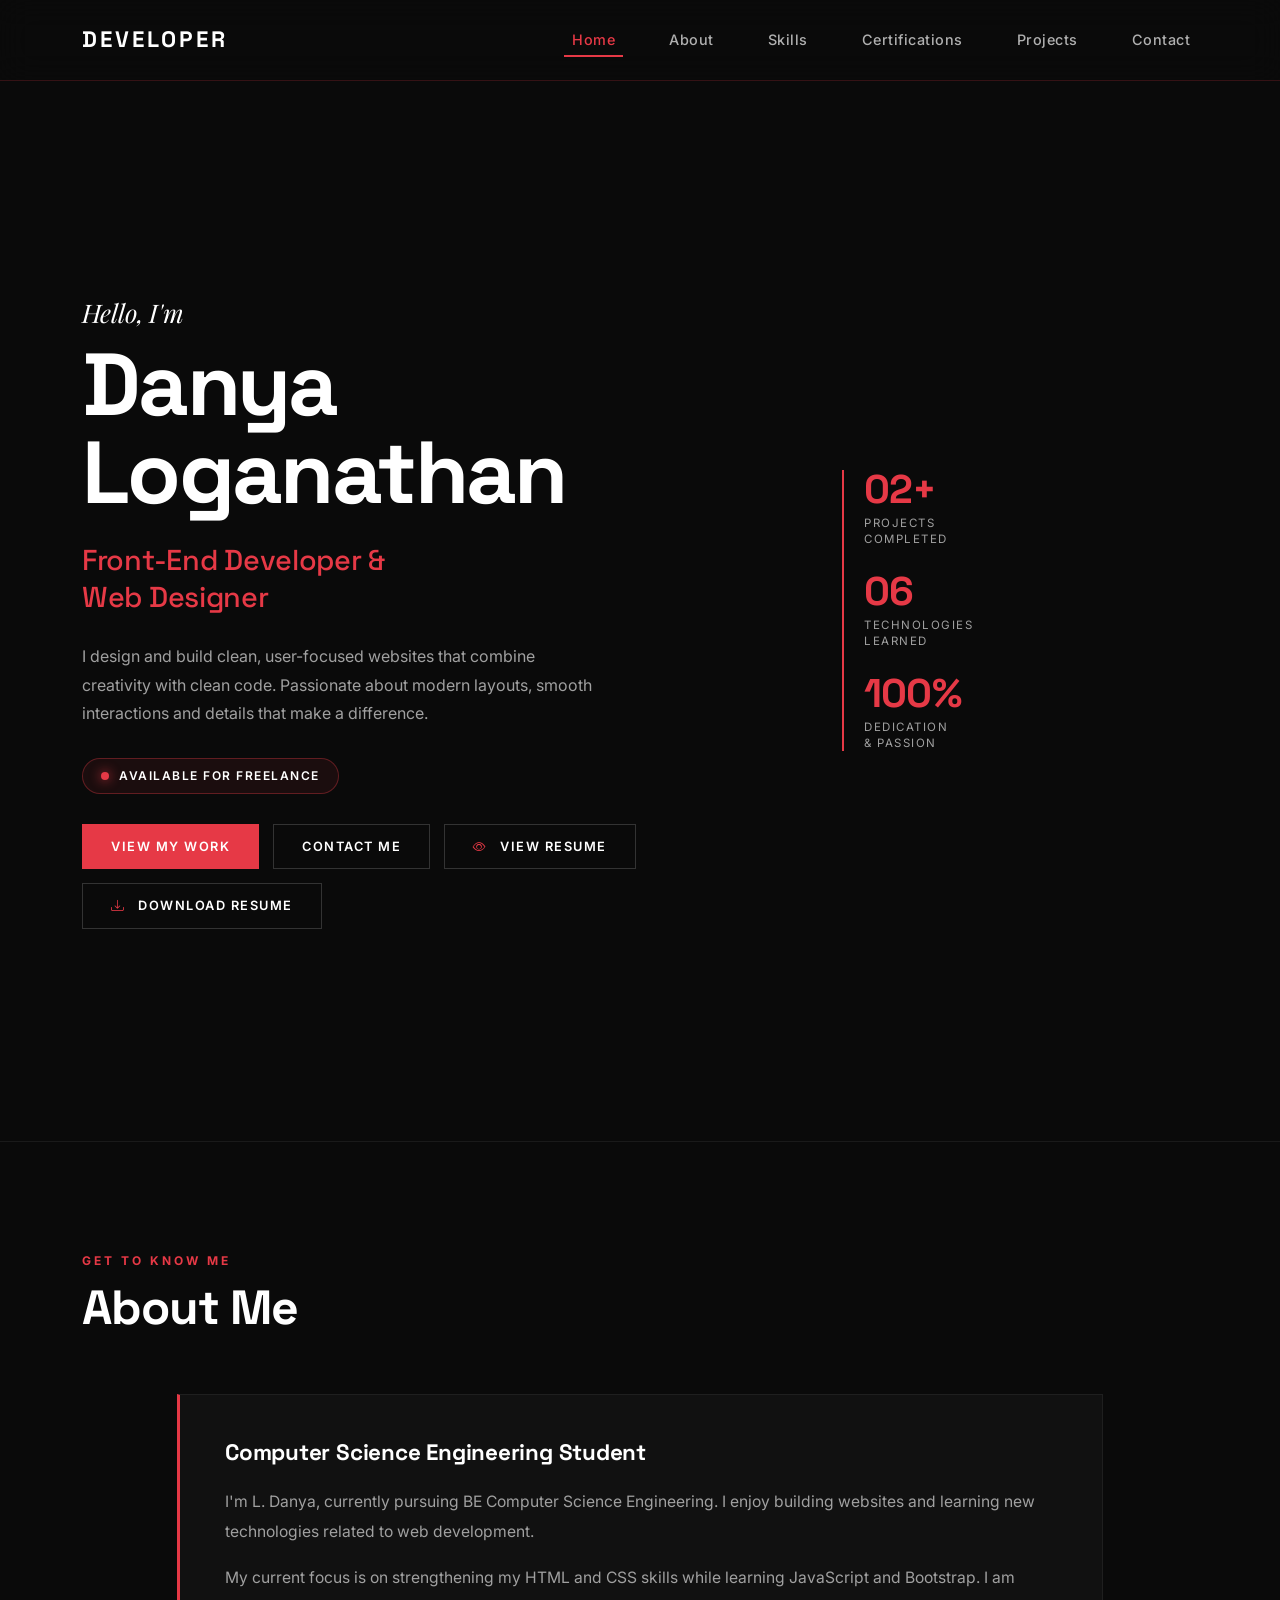
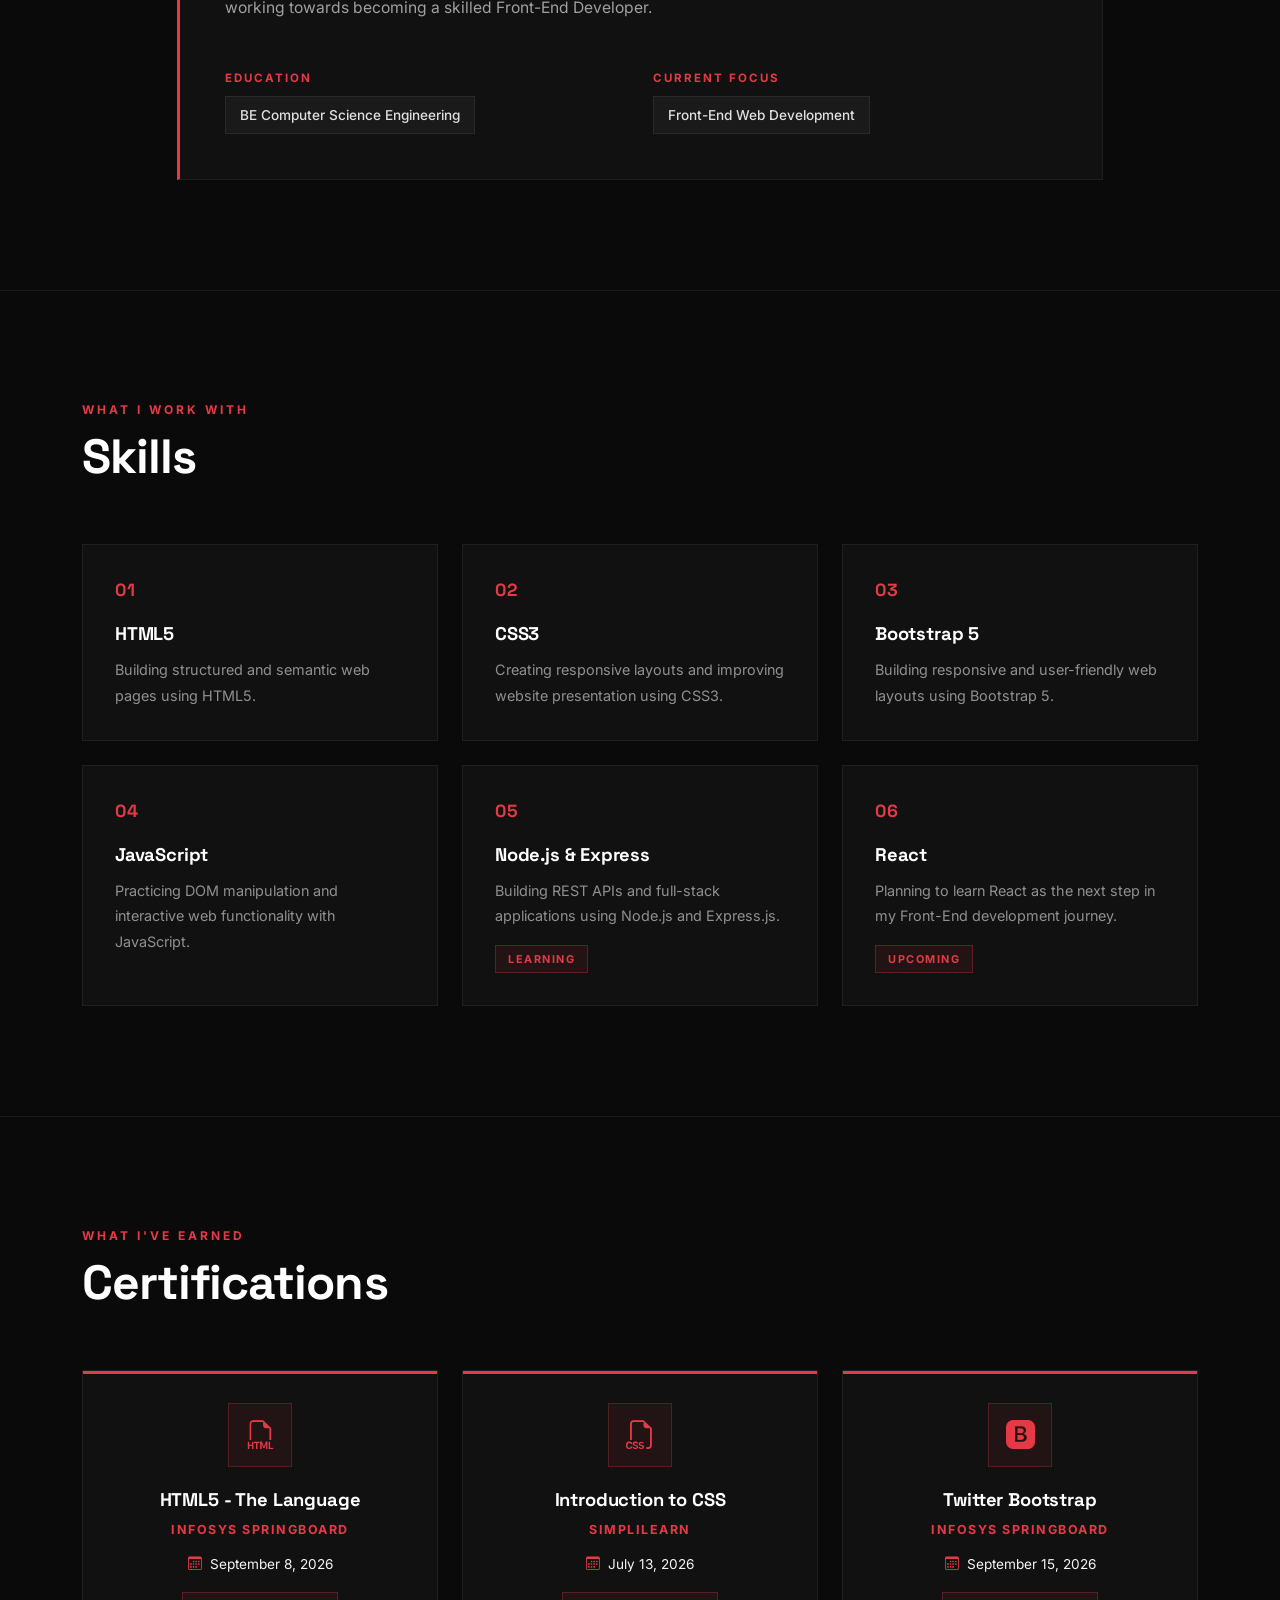
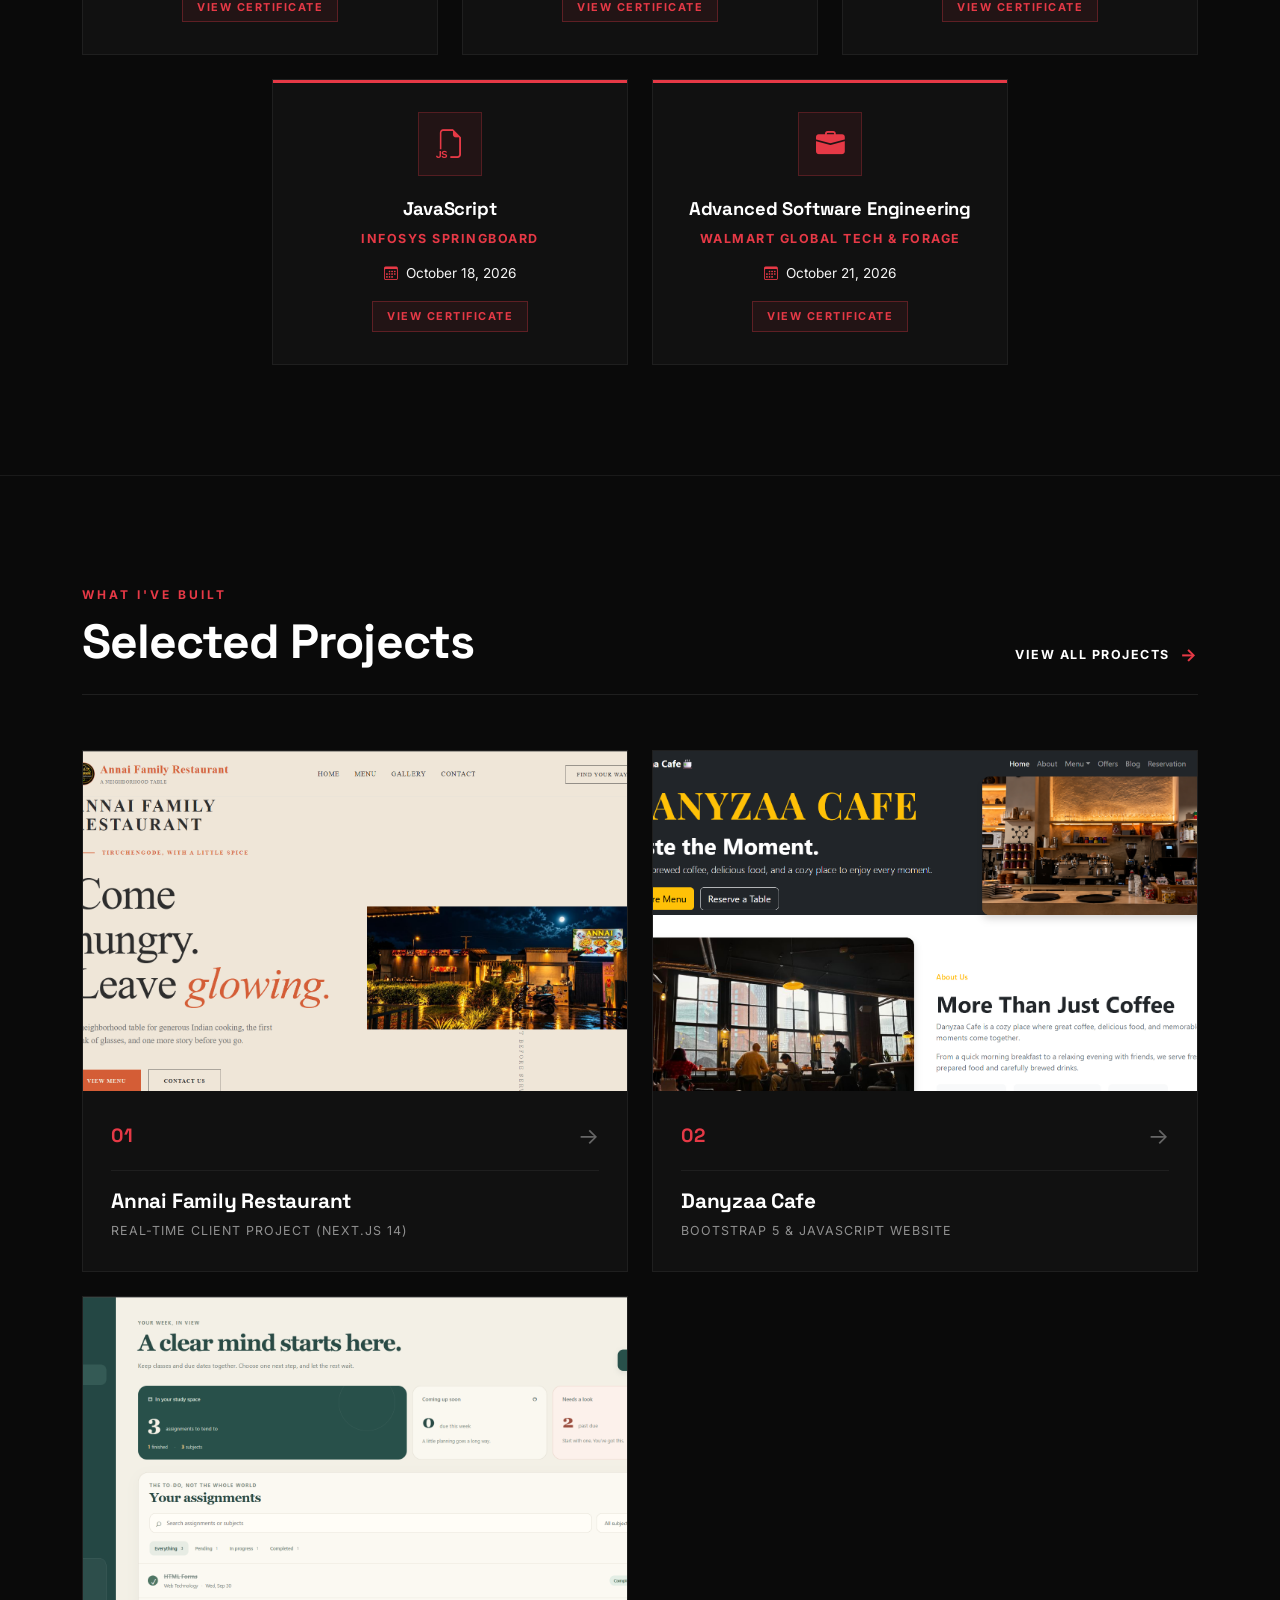
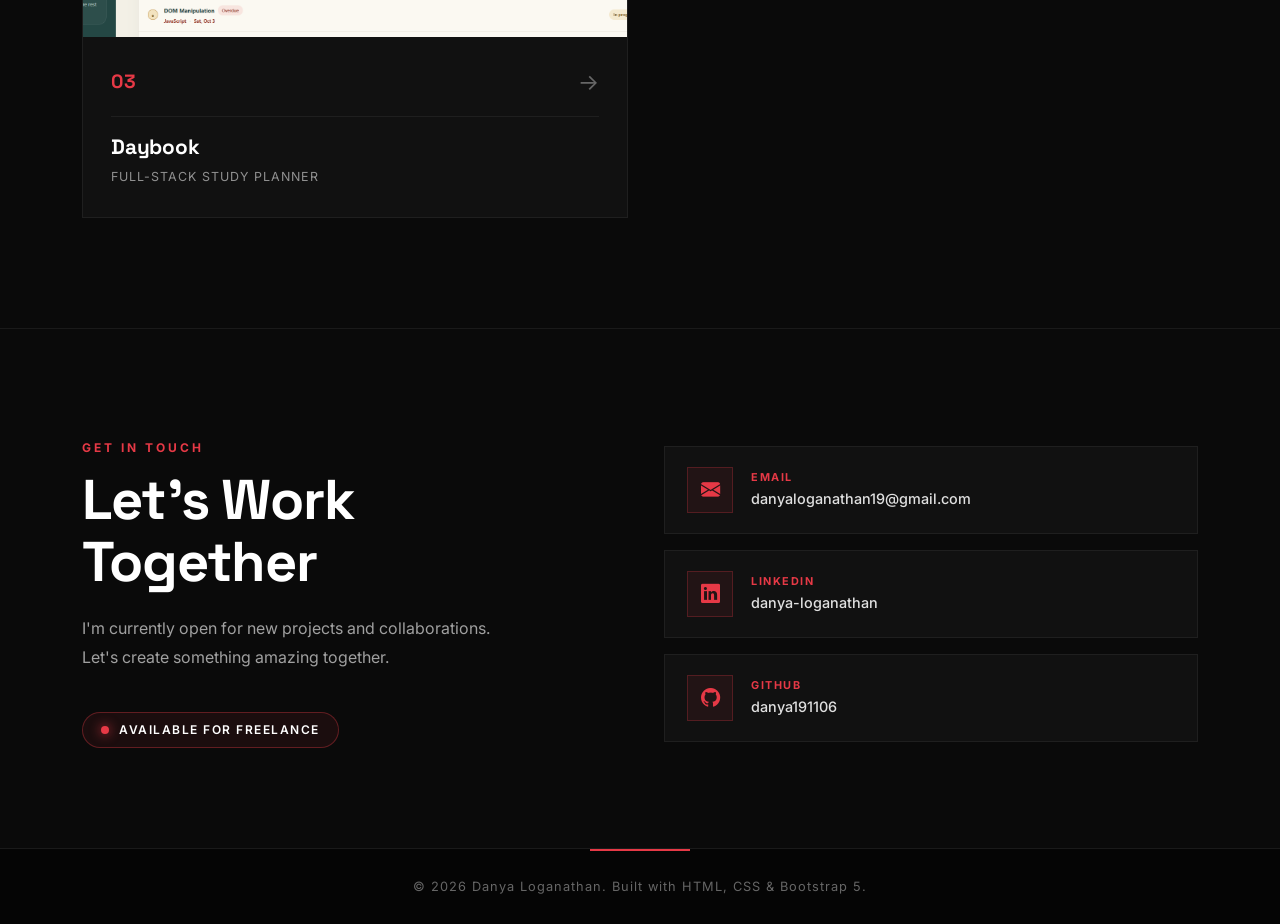
<file: index.html>
<!DOCTYPE html>
<html lang="en">
<head>
    <meta charset="UTF-8">
    <meta name="viewport" content="width=device-width, initial-scale=1.0">

    <!-- Bootstrap 5 CSS -->
    <link
        href="https://cdn.jsdelivr.net/npm/bootstrap@5.3.8/dist/css/bootstrap.min.css"
        rel="stylesheet"
    >

    <!-- Bootstrap Icons -->
    <link
        rel="stylesheet"
        href="https://cdn.jsdelivr.net/npm/bootstrap-icons@1.11.3/font/bootstrap-icons.min.css"
    >

    <!-- Google Fonts -->
    <link rel="preconnect" href="https://fonts.googleapis.com">
    <link rel="preconnect" href="https://fonts.gstatic.com" crossorigin>
    <link href="https://fonts.googleapis.com/css2?family=Inter:wght@400;500;600;700;800;900&family=Playfair+Display:ital,wght@1,600&family=Space+Grotesk:wght@500;600;700&display=swap" rel="stylesheet">

    <link rel="stylesheet" href="style.css">

    <title>Danya Loganathan | Front-End Developer</title>
</head>

<body>

<!-- =========================
     NAVBAR
========================= -->

<header>
    <nav class="navbar navbar-expand-lg navbar-dark custom-navbar sticky-top">
        <div class="container">

            <a class="navbar-brand logo" href="#home">
            DEVELOPER
            </a>

            <button
                class="navbar-toggler"
                type="button"
                data-bs-toggle="collapse"
                data-bs-target="#portfolioNavbar"
                aria-controls="portfolioNavbar"
                aria-expanded="false"
                aria-label="Toggle navigation"
            >
                <span class="navbar-toggler-icon"></span>
            </button>

            <div class="collapse navbar-collapse" id="portfolioNavbar">

                <ul class="navbar-nav ms-auto gap-lg-3 text-center">

                    <li class="nav-item">
                        <a class="nav-link active" href="#home">Home</a>
                    </li>

                  </li>

                    <li class="nav-item">
                        <a class="nav-link" href="#about">About</a>
                    </li>

                    <li class="nav-item">
                        <a class="nav-link" href="#skills">Skills</a>
                    </li>

                    <li class="nav-item">
                        <a class="nav-link" href="#certifications">Certifications</a>
                    </li>

                    <li class="nav-item">
                        <a class="nav-link" href="#projects">Projects</a>
                    </li>

                    <li class="nav-item">
                        <a class="nav-link" href="#contact">Contact</a>
                    </li>

                </ul>

            </div>

        </div>
    </nav>
</header>


<main>

<!-- =========================
     HOME / HERO
========================= -->

<section id="home" class="home-section">

    <div class="container position-relative">

        <div class="row align-items-center min-vh-100 py-5">

            <div class="col-12 col-lg-8">

                <p class="hero-greeting">
                    Hello, I'm
                </p>

                <h1 class="hero-name">
                    Danya<br>
                    Loganathan
                </h1>

                <h2 class="hero-role">
                    Front-End Developer &amp;<br>
                    Web Designer
                </h2>

                <p class="hero-text">
                    I design and build clean, user-focused websites that
                    combine creativity with clean code. Passionate about
                    modern layouts, smooth interactions and details that
                    make a difference.
                </p>

                <div class="hero-badge">
                    <span class="badge-dot"></span>
                    Available for Freelance
                </div>

                <div class="hero-buttons">
                    <a href="#projects" class="btn primary-btn">
                        View My Work
                    </a>

                    <a href="#contact" class="btn secondary-btn">
                        Contact Me
                    </a>

                    <a href="https://drive.google.com/file/d/1lhDlQ3o4pr1T0cpTJAG1LWlVZHupUrLv/preview" 
       target="_blank" 
       rel="noopener" 
       class="btn secondary-btn">
       <i class="bi bi-eye me-2"></i> View Resume
    </a>

    <a href="https://drive.google.com/uc?export=download&id=1lhDlQ3o4pr1T0cpTJAG1LWlVZHupUrLv" 
       class="btn secondary-btn">
       <i class="bi bi-download me-2"></i> Download Resume
    </a>
                    
                </div>

            </div>


            <!-- Stats Column -->
            <div class="col-12 col-lg-4">

                <div class="hero-stats">

                    <div class="stat-item">
                        <div class="stat-number">02+</div>
                        <div class="stat-label">Projects<br>Completed</div>
                    </div>

                    <div class="stat-item">
                        <div class="stat-number">06</div>
                        <div class="stat-label">Technologies<br>Learned</div>
                    </div>

                    <div class="stat-item">
                        <div class="stat-number">100%</div>
                        <div class="stat-label">Dedication<br>&amp; Passion</div>
                    </div>

                </div>

            </div>

        </div>

    </div>

</section>


<!-- =========================
     ABOUT
========================= -->

<section class="section" id="about">

    <div class="container">

        <div class="section-heading">

            <p class="section-tag">Get To Know Me</p>

            <h2 class="section-title">About Me</h2>

        </div>


        <div class="row justify-content-center">

            <div class="col-12 col-lg-10">

                <div class="about-card">

                    <h3>
                        Computer Science Engineering Student
                    </h3>

                    <p>
                        I'm L. Danya, currently pursuing BE Computer Science
                        Engineering. I enjoy building websites and learning
                        new technologies related to web development.
                    </p>

                    <p>
                        My current focus is on strengthening my HTML and CSS
                        skills while learning JavaScript and Bootstrap.
                        I am working towards becoming a skilled Front-End
                        Developer.
                    </p>


                    <div class="row g-4 mt-4">

                        <div class="col-12 col-md-6">
                            <div class="about-detail">
                                <strong>Education</strong>
                                <span>BE Computer Science Engineering</span>
                            </div>
                        </div>

                        <div class="col-12 col-md-6">
                            <div class="about-detail">
                                <strong>Current Focus</strong>
                                <span>Front-End Web Development</span>
                            </div>
                        </div>

                    </div>

                </div>

            </div>

        </div>

    </div>

</section>


<!-- =========================
     SKILLS
========================= -->

<section class="section" id="skills">

    <div class="container">

        <div class="section-heading">

            <p class="section-tag">What I Work With</p>

            <h2 class="section-title">Skills</h2>

        </div>


        <div class="row g-4 justify-content-center">


            <!-- HTML -->

            <div class="col-12 col-md-6 col-lg-4">
                <div class="skill-card h-100">
                    <div class="skill-number">01</div>
                    <h3>HTML5</h3>
                    <p>
                        Building structured and semantic web pages
                        using HTML5.
                    </p>
                </div>
            </div>


            <!-- CSS -->

            <div class="col-12 col-md-6 col-lg-4">
                <div class="skill-card h-100">
                    <div class="skill-number">02</div>
                    <h3>CSS3</h3>
                    <p>
                        Creating responsive layouts and improving
                        website presentation using CSS3.
                    </p>
                </div>
            </div>


            <!-- Bootstrap -->

            <div class="col-12 col-md-6 col-lg-4">
                <div class="skill-card h-100">
                    <div class="skill-number">03</div>
                    <h3>Bootstrap 5</h3>
                    <p>
                        Building responsive and user-friendly web
                        layouts using Bootstrap 5.
                    </p>
                </div>
            </div>


            <!-- JavaScript -->

            <div class="col-12 col-md-6 col-lg-4">
                <div class="skill-card h-100">
                    <div class="skill-number">04</div>
                    <h3>JavaScript</h3>
                    <p>
                        Practicing DOM manipulation and interactive
                        web functionality with JavaScript.
                    </p>
                </div>
            </div>


            <!-- Node.js -->

            <div class="col-12 col-md-6 col-lg-4">
                <div class="skill-card h-100">
                    <div class="skill-number">05</div>
                    <h3>Node.js &amp; Express</h3>
                    <p>
                        Building REST APIs and full-stack applications
                        using Node.js and Express.js.
                    </p>
                    <span class="learning-badge">Learning</span>
                </div>
            </div>


            <!-- React -->

            <div class="col-12 col-md-6 col-lg-4">
                <div class="skill-card h-100">
                    <div class="skill-number">06</div>
                    <h3>React</h3>
                    <p>
                        Planning to learn React as the next step
                        in my Front-End development journey.
                    </p>
                    <span class="learning-badge">Upcoming</span>
                </div>
            </div>


        </div>

    </div>

</section>

<!-- =========================
     CERTIFICATIONS
========================= -->

<section class="section" id="certifications">

    <div class="container">

        <div class="section-heading">

            <p class="section-tag">What I've Earned</p>

            <h2 class="section-title">Certifications</h2>

        </div>

        <div class="row g-4 justify-content-center">

            <!-- HTML5 -->

            <div class="col-12 col-md-6 col-lg-4">

                <div class="cert-card h-100">

                    <div class="cert-icon">
                        <i class="bi bi-filetype-html"></i>
                    </div>

                    <h3>HTML5 - The Language</h3>

                    <p class="cert-issuer">Infosys Springboard</p>

                    <p class="cert-date">
                        <i class="bi bi-calendar3 me-1"></i>
                        September 8, 2026
                    </p>

                    <a href="certificates/html5.pdf"
                    target="_blank"
                    rel="noopener"
                    class="cert-badge">
                        View Certificate
                    </a>

                </div>

            </div>

            <!-- CSS -->

            <div class="col-12 col-md-6 col-lg-4">

                <div class="cert-card h-100">

                    <div class="cert-icon">
                        <i class="bi bi-filetype-css"></i>
                    </div>

                    <h3>Introduction to CSS</h3>

                    <p class="cert-issuer">Simplilearn</p>

                    <p class="cert-date">
                        <i class="bi bi-calendar3 me-1"></i>
                        July 13, 2026
                    </p>

                    <a href="certificates/css.pdf"
                    target="_blank"
                    rel="noopener"
                    class="cert-badge">
                View Certificate
                    </a>

                </div>

            </div>

            <!-- Bootstrap -->

            <div class="col-12 col-md-6 col-lg-4">

                <div class="cert-card h-100">

                    <div class="cert-icon">
                        <i class="bi bi-bootstrap-fill"></i>
                    </div>

                    <h3>Twitter Bootstrap</h3>

                    <p class="cert-issuer">Infosys Springboard</p>

                    <p class="cert-date">
                        <i class="bi bi-calendar3 me-1"></i>
                        September 15, 2026
                    </p>

                    <a href="certificates/bootstrap.pdf"
                    target="_blank"
                    rel="noopener"
                    class="cert-badge">
                        View Certificate
                </a>

                </div>

            </div>
            
                <!-- JavaScript -->
<div class="col-12 col-md-6 col-lg-4">
    <div class="cert-card h-100">
        <div class="cert-icon">
            <i class="bi bi-filetype-js"></i>
        </div>
        <h3>JavaScript</h3>
        <p class="cert-issuer">Infosys Springboard</p>
        <p class="cert-date">
            <i class="bi bi-calendar3 me-1"></i>
            October 18, 2026
        </p>
        
        <a href="certificates/javascript.pdf" 
           target="_blank" 
           rel="noopener" 
           class="cert-badge">
            View Certificate
        </a>
    </div>
</div>

        <!-- Walmart Forage -->
<div class="col-12 col-md-6 col-lg-4">
    <div class="cert-card h-100">
        <div class="cert-icon">
            <i class="bi bi-briefcase-fill"></i>
        </div>
        <h3>Advanced Software Engineering</h3>
        <p class="cert-issuer">Walmart Global Tech & Forage</p>
        <p class="cert-date">
            <i class="bi bi-calendar3 me-1"></i>
            October 21, 2026
        </p>
        
        <a href="certificates/walmart-forage.pdf" 
           target="_blank" 
           rel="noopener" 
           class="cert-badge">
            View Certificate
        </a>
    </div>
</div>    
            
        </div>

    </div>

</section>

<!-- =========================
     PROJECTS
========================= -->

<section class="section" id="projects">

    <div class="container">

        <!-- Heading with view all link -->
        <div class="projects-head">

            <div>
                <p class="section-tag">What I've Built</p>
                <h2 class="section-title text-start">Selected Projects</h2>
            </div>

            <a href="https://github.com/danya191106"
               target="_blank"
               rel="noopener"
               class="view-all-link">
                View All Projects
                <span class="arrow">→</span>
            </a>

        </div>


        <div class="row g-4">

            <!-- Annai Family Restaurant -->
<div class="col-12 col-md-6">
    <a href="https://annai-family-restaurant.vercel.app/"
       target="_blank"
       rel="noopener"
       class="project-card-link">

        <div class="project-card">

        
            <div class="project-image">
                <img src="images/annai-restaurant.png"
                     alt="Annai Family Restaurant Website">
            </div>

            <div class="project-info">

                <div class="project-meta">
                    <span class="project-number">01</span> 
                    <span class="project-arrow">→</span>
                </div>

                <h3>Annai Family Restaurant</h3>

                <p class="project-category">
                    Real-Time Client Project (Next.js 14)
                </p>

            </div>

        </div>
    </a>
</div>

            <!-- Danyzaa Cafe -->

            <div class="col-12 col-md-6">

                <a href="https://danyzaa-cafe.netlify.app/"
                   target="_blank"
                   rel="noopener"
                   class="project-card-link">

                    <div class="project-card">

                        <div class="project-image">
                            <img src="images/danyzaa-cafe.png"
                                 alt="Danyzaa Cafe Website">
                        </div>

                        <div class="project-info">

                            <div class="project-meta">
                                <span class="project-number">02</span>
                                <span class="project-arrow">→</span>
                            </div>

                            <h3>Danyzaa Cafe</h3>

                            <p class="project-category">
                                Bootstrap 5 &amp; JavaScript Website
                            </p>

                        </div>

                    </div>

                </a>

            </div>


            <!-- Daybook -->

            <div class="col-12 col-md-6">

                <a href="https://study-planner-0tx9.onrender.com/"
                   target="_blank"
                   rel="noopener"
                   class="project-card-link">

                    <div class="project-card">

                        <div class="project-image">
                            <img src="images/daybook.png"
                                 alt="Daybook Study Planner">
                        </div>

                        <div class="project-info">

                            <div class="project-meta">
                                <span class="project-number">03</span>
                                <span class="project-arrow">→</span>
                            </div>

                            <h3>Daybook</h3>

                            <p class="project-category">
                                Full-Stack Study Planner
                            </p>

                        </div>

                    </div>

                </a>

            </div>


        </div>

    </div>

</section>


<!-- =========================
     CONTACT
========================= -->

<section class="section contact-section" id="contact">

    <div class="container">

        <div class="row align-items-center g-5">

            <!-- Left: Heading -->
            <div class="col-12 col-lg-6">

                <p class="section-tag">Get In Touch</p>

                <h2 class="contact-title">
                    Let's Work<br>
                    Together
                </h2>

                <p class="contact-text">
                    I'm currently open for new projects and collaborations.
                    Let's create something amazing together.
                </p>

                <div class="hero-badge mt-4">
                    <span class="badge-dot"></span>
                    Available for Freelance
                </div>

            </div>


            <!-- Right: Contact Links -->
            <div class="col-12 col-lg-6">

                <div class="contact-list">

                    <a href="mailto:danyaloganathan19@gmail.com" class="contact-item">
                        <div class="contact-icon">
                            <i class="bi bi-envelope-fill"></i>
                        </div>
                        <div class="contact-info">
                            <span class="contact-label">Email</span>
                            <span class="contact-value">danyaloganathan19@gmail.com</span>
                        </div>
                    </a>


                    <a href="https://www.linkedin.com/in/danya-loganathan-334067364/"
                       target="_blank"
                       rel="noopener"
                       class="contact-item">
                        <div class="contact-icon">
                            <i class="bi bi-linkedin"></i>
                        </div>
                        <div class="contact-info">
                            <span class="contact-label">LinkedIn</span>
                            <span class="contact-value">danya-loganathan</span>
                        </div>
                    </a>


                    <a href="https://github.com/danya191106"
                       target="_blank"
                       rel="noopener"
                       class="contact-item">
                        <div class="contact-icon">
                            <i class="bi bi-github"></i>
                        </div>
                        <div class="contact-info">
                            <span class="contact-label">GitHub</span>
                            <span class="contact-value">danya191106</span>
                        </div>
                    </a>

                </div>

            </div>

        </div>

    </div>

</section>

</main>


<!-- =========================
     FOOTER
========================= -->

<footer>

    <p class="mb-0">
        &copy; 2026 Danya Loganathan. Built with HTML, CSS &amp; Bootstrap 5.
    </p>

</footer>


<!-- Bootstrap 5 JavaScript -->
<script
    src="https://cdn.jsdelivr.net/npm/bootstrap@5.3.8/dist/js/bootstrap.bundle.min.js"
></script>

</body>
</html>
</file>
<file: style.css>
/* =========================================
   GLOBAL
========================================= */

html {
    scroll-behavior: smooth;
}

body {
    margin: 0;
    font-family: "Inter", "Segoe UI", Arial, sans-serif;
    background: #0a0a0a;
    color: #f5f5f5;
    overflow-x: hidden;
    -webkit-font-smoothing: antialiased;
    -moz-osx-font-smoothing: grayscale;
}

section {
    scroll-margin-top: 80px;
}

::selection {
    background: #e63946;
    color: #ffffff;
}


/* =========================================
   CUSTOM SCROLLBAR
========================================= */

::-webkit-scrollbar {
    width: 10px;
}

::-webkit-scrollbar-track {
    background: #0a0a0a;
}

::-webkit-scrollbar-thumb {
    background: #e63946;
    border: 2px solid #0a0a0a;
}

::-webkit-scrollbar-thumb:hover {
    background: #ff4d5a;
}


/* =========================================
   NAVBAR
========================================= */

.navbar {
    background: rgba(10, 10, 10, 0.9) !important;
    backdrop-filter: blur(16px);
    -webkit-backdrop-filter: blur(16px);
    border-bottom: 1px solid rgba(230, 57, 70, 0.2);
    padding: 18px 0;
}

.navbar-brand {
    color: #ffffff !important;
    font-size: 1.4rem;
    font-weight: 800;
    letter-spacing: 3px;
    font-family: "Space Grotesk", sans-serif;
    text-transform: uppercase;
}

.logo-dot {
    color: #e63946;
}

.navbar-nav .nav-link {
    position: relative;
    color: #b0b0b0;
    margin-left: 22px;
    font-size: 0.9rem;
    font-weight: 500;
    letter-spacing: 0.5px;
    transition: 0.3s ease;
}

.navbar-nav .nav-link::after {
    content: "";
    position: absolute;
    left: 0;
    bottom: 2px;
    width: 0;
    height: 2px;
    background: #e63946;
    transition: 0.3s ease;
}

.navbar-nav .nav-link:hover,
.navbar-nav .nav-link.active {
    color: #e63946;
}

.navbar-nav .nav-link:hover::after,
.navbar-nav .nav-link.active::after {
    width: 100%;
}

.navbar-toggler {
    border: 1px solid #333;
}

.navbar-toggler:focus {
    box-shadow: none;
}


/* =========================================
   HERO / HOME
========================================= */

.home-section {
    min-height: 100vh;
    display: flex;
    align-items: center;
    position: relative;
    overflow: hidden;
    padding: 80px 0;
    background: #0a0a0a;
}

.hero-greeting {
    font-family: "Playfair Display", serif;
    font-style: italic;
    font-size: 1.6rem;
    color: #ffffff;
    margin-bottom: 10px;
}

.hero-name {
    font-family: "Space Grotesk", sans-serif;
    font-size: clamp(3rem, 7vw, 5.5rem);
    font-weight: 700;
    line-height: 1;
    letter-spacing: -0.03em;
    color: #ffffff;
    margin: 0 0 25px 0;
}

.hero-role {
    font-family: "Space Grotesk", sans-serif;
    font-size: clamp(1.3rem, 2.5vw, 1.8rem);
    font-weight: 500;
    color: #e63946;
    margin-bottom: 25px;
    line-height: 1.3;
    letter-spacing: -0.01em;
}

.hero-text {
    max-width: 520px;
    color: #a0a0a0;
    font-size: 1rem;
    line-height: 1.8;
    margin-bottom: 30px;
}

.hero-badge {
    display: inline-flex;
    align-items: center;
    gap: 10px;
    padding: 8px 18px;
    font-size: 0.75rem;
    font-weight: 600;
    letter-spacing: 1.5px;
    text-transform: uppercase;
    color: #ffffff;
    background: rgba(230, 57, 70, 0.08);
    border: 1px solid rgba(230, 57, 70, 0.35);
    border-radius: 30px;
}

.badge-dot {
    width: 8px;
    height: 8px;
    background: #e63946;
    border-radius: 50%;
    box-shadow: 0 0 12px #e63946;
    animation: pulseDot 1.8s ease-in-out infinite;
}

@keyframes pulseDot {
    0%, 100% { opacity: 1; transform: scale(1); }
    50% { opacity: 0.5; transform: scale(1.3); }
}

.hero-buttons {
    display: flex;
    gap: 14px;
    margin-top: 30px;
    flex-wrap: wrap;
}


/* =========================================
   BUTTONS
========================================= */

.btn {
    padding: 12px 28px;
    border-radius: 0;
    text-decoration: none;
    font-weight: 600;
    font-size: 0.8rem;
    letter-spacing: 1.5px;
    text-transform: uppercase;
    transition: all 0.3s ease;
    border: 1px solid transparent;
}

.primary-btn {
    background: #e63946;
    color: #ffffff;
    border: 1px solid #e63946;
}

.primary-btn:hover {
    background: #ff4d5a;
    color: #ffffff;
    transform: translateY(-2px);
    box-shadow: 0 10px 30px rgba(230, 57, 70, 0.35);
}

.secondary-btn {
    background: transparent;
    color: #ffffff;
    border: 1px solid #333;
}

.secondary-btn:hover {
    color: #e63946;
    border-color: #e63946;
    transform: translateY(-2px);
}


/* =========================================
   HERO STATS
========================================= */

.hero-stats {
    display: flex;
    flex-direction: column;
    gap: 25px;
    padding-left: 20px;
    border-left: 2px solid #e63946;
}

.stat-item {
    display: flex;
    flex-direction: column;
    gap: 5px;
}

.stat-number {
    font-family: "Space Grotesk", sans-serif;
    font-size: 2.5rem;
    font-weight: 700;
    color: #e63946;
    line-height: 1;
    letter-spacing: -0.02em;
}

.stat-label {
    font-size: 0.72rem;
    letter-spacing: 1.5px;
    text-transform: uppercase;
    color: #a0a0a0;
    line-height: 1.4;
}


/* =========================================
   COMMON SECTIONS
========================================= */

.section {
    padding: 110px 0;
    position: relative;
    border-top: 1px solid #1a1a1a;
}

.section-heading {
    margin-bottom: 60px;
}

.section-tag {
    color: #e63946;
    font-size: 0.75rem;
    font-weight: 700;
    letter-spacing: 3px;
    text-transform: uppercase;
    margin-bottom: 12px;
}

.section-title {
    font-family: "Space Grotesk", sans-serif;
    font-size: clamp(2rem, 4vw, 3rem);
    font-weight: 700;
    letter-spacing: -0.02em;
    color: #ffffff;
    margin: 0;
    line-height: 1.1;
}


/* =========================================
   ABOUT
========================================= */

.about-card {
    padding: 45px;
    background: #111111;
    border: 1px solid #1f1f1f;
    border-left: 3px solid #e63946;
    transition: 0.35s ease;
}

.about-card:hover {
    background: #141414;
    border-color: #2a2a2a;
    border-left-color: #ff4d5a;
}

.about-card h3 {
    font-family: "Space Grotesk", sans-serif;
    font-size: 1.4rem;
    font-weight: 700;
    color: #ffffff;
    margin-bottom: 20px;
    letter-spacing: -0.01em;
}

.about-card p {
    color: #a0a0a0;
    line-height: 1.9;
    font-size: 0.98rem;
}

.about-detail strong {
    display: block;
    color: #e63946;
    font-size: 0.72rem;
    text-transform: uppercase;
    letter-spacing: 2px;
    margin-bottom: 8px;
}

.about-detail span {
    display: inline-block;
    padding: 8px 14px;
    color: #e0e0e0;
    background: #1a1a1a;
    border: 1px solid #2a2a2a;
    font-size: 0.85rem;
    font-weight: 500;
}


/* =========================================
   SKILLS
========================================= */

.skill-card {
    height: 100%;
    position: relative;
    padding: 32px;
    background: #111111;
    border: 1px solid #1f1f1f;
    transition: all 0.35s ease;
    overflow: hidden;
}

.skill-card::after {
    content: "";
    position: absolute;
    left: 0;
    bottom: 0;
    width: 0;
    height: 3px;
    background: #e63946;
    transition: width 0.4s ease;
}

.skill-card:hover {
    transform: translateY(-6px);
    border-color: #2a2a2a;
    background: #141414;
}

.skill-card:hover::after {
    width: 100%;
}

.skill-number {
    font-family: "Space Grotesk", sans-serif;
    color: #e63946;
    font-size: 1.1rem;
    font-weight: 700;
    letter-spacing: 0.05em;
    margin-bottom: 20px;
}

.skill-card h3 {
    font-family: "Space Grotesk", sans-serif;
    font-size: 1.15rem;
    font-weight: 700;
    color: #ffffff;
    margin-bottom: 12px;
    letter-spacing: -0.01em;
}

.skill-card p {
    color: #909090;
    font-size: 0.9rem;
    line-height: 1.75;
    margin-bottom: 0;
}

.learning-badge {
    display: inline-block;
    margin-top: 16px;
    padding: 5px 12px;
    color: #e63946;
    background: rgba(230, 57, 70, 0.08);
    border: 1px solid rgba(230, 57, 70, 0.3);
    font-size: 0.68rem;
    font-weight: 700;
    letter-spacing: 1.5px;
    text-transform: uppercase;
}

/* =========================================
   CERTIFICATIONS
========================================= */

.cert-card {
    height: 100%;
    position: relative;
    padding: 32px;
    background: #111111;
    border: 1px solid #1f1f1f;
    transition: all 0.35s ease;
    overflow: hidden;
    text-align: center;
}

.cert-card::before {
    content: "";
    position: absolute;
    top: 0;
    left: 50%;
    transform: translateX(-50%);
    width: 0;
    height: 3px;
    background: #e63946;
    transition: width 0.4s ease;
}

.cert-card:hover {
    transform: translateY(-6px);
    border-color: #2a2a2a;
    background: #141414;
}

.cert-card::before {
    width: 100%;
}

.cert-icon {
    display: inline-flex;
    align-items: center;
    justify-content: center;
    width: 64px;
    height: 64px;
    margin: 0 auto 22px;
    background: rgba(230, 57, 70, 0.08);
    border: 1px solid rgba(230, 57, 70, 0.25);
    color: #e63946;
    font-size: 1.8rem;
    transition: 0.35s ease;
}

.cert-card:hover .cert-icon {
    background: #e63946;
    color: #ffffff;
    border-color: #e63946;
    transform: scale(1.05);
}

.cert-card h3 {
    font-family: "Space Grotesk", sans-serif;
    font-size: 1.15rem;
    font-weight: 700;
    color: #ffffff;
    margin-bottom: 10px;
    letter-spacing: -0.01rem;
}

.cert-issuer {
    color: #e63946;
    font-size: 0.78rem;
    font-weight: 700;
    letter-spacing: 1.5px;
    text-transform: uppercase;
    margin-bottom: 14px;
}

.cert-date {
    columns: #909090;
    font-size: 0.85rem;
    margin-bottom: 18px;
}

.cert-date i {
    color: #e63946;
}

.cert-badge {
    display: inline-block;
    padding: 6px 14px;
    color: #e63946;
    background: rgba(230, 57, 70, 0.08);
    border: 1px solid rgba(230, 57, 70, 0.3);
    font-size: 0.68rem;
    font-weight: 700;
    letter-spacing: 1.5px;
    text-transform: uppercase;
}

a.cert-badge {
    text-decoration: none;
    cursor: pointer;
    transition: all 0.3s ease;
}

a.cert-badge:hover {
    background: #e63946;
    color: #ffffff;
    border-color: #e63946;
    transform: translateY(-2px);
    box-shadow: 0 8px 20px rgba(230, 57, 70, 0.3);
}

/* =========================================
   PROJECTS
========================================= */

.projects-head {
    display: flex;
    justify-content: space-between;
    align-items: flex-end;
    margin-bottom: 55px;
    padding-bottom: 25px;
    border-bottom: 1px solid #1f1f1f;
    flex-wrap: wrap;
    gap: 20px;
}

.projects-head .section-title {
    margin-top: 8px;
}

.view-all-link {
    display: inline-flex;
    align-items: center;
    gap: 10px;
    color: #ffffff;
    text-decoration: none;
    font-size: 0.78rem;
    font-weight: 700;
    letter-spacing: 1.5px;
    text-transform: uppercase;
    transition: 0.3s ease;
}

.view-all-link .arrow {
    display: inline-block;
    transition: transform 0.3s ease;
    color: #e63946;
    font-size: 1.1rem;
}

.view-all-link:hover {
    color: #e63946;
}

.view-all-link:hover .arrow {
    transform: translateX(6px);
}


.project-card-link {
    display: block;
    text-decoration: none;
    color: inherit;
}

.project-card {
    background: #111111;
    border: 1px solid #1f1f1f;
    overflow: hidden;
    transition: all 0.4s ease;
    height: 100%;
}

.project-card:hover {
    border-color: #e63946;
    transform: translateY(-6px);
    box-shadow: 0 20px 50px rgba(0, 0, 0, 0.5);
}

.project-image {
    width: 100%;
    aspect-ratio: 16 / 10;
    overflow: hidden;
    background: #0a0a0a;
    position: relative;
}

.project-image img {
    width: 100%;
    height: 100%;
    object-fit: cover;
    object-position: top;
    transition: transform 0.6s ease;
}

.project-card:hover .project-image img {
    transform: scale(1.05);
}

.project-info {
    padding: 28px 28px 30px;
}

.project-meta {
    display: flex;
    justify-content: space-between;
    align-items: center;
    margin-bottom: 18px;
    padding-bottom: 18px;
    border-bottom: 1px solid #1f1f1f;
}

.project-number {
    font-family: "Space Grotesk", sans-serif;
    font-size: 1.2rem;
    font-weight: 700;
    color: #e63946;
    letter-spacing: 0.05em;
    line-height: 1;
}

.project-arrow {
    color: #666;
    font-size: 1.4rem;
    transition: all 0.3s ease;
}

.project-card:hover .project-arrow {
    color: #e63946;
    transform: translateX(6px);
}

.project-info h3 {
    font-family: "Space Grotesk", sans-serif;
    font-size: 1.3rem;
    font-weight: 700;
    color: #ffffff;
    margin-bottom: 8px;
    letter-spacing: -0.01em;
}

.project-category {
    color: #909090;
    font-size: 0.78rem;
    letter-spacing: 1px;
    text-transform: uppercase;
    margin: 0;
}


/* =========================================
   CONTACT
========================================= */

.contact-section {
    padding-bottom: 100px;
}

.contact-title {
    font-family: "Space Grotesk", sans-serif;
    font-size: clamp(2.2rem, 4.5vw, 3.5rem);
    font-weight: 700;
    letter-spacing: -0.02em;
    color: #ffffff;
    line-height: 1.1;
    margin: 10px 0 22px;
}

.contact-text {
    color: #a0a0a0;
    font-size: 1rem;
    line-height: 1.8;
    max-width: 420px;
}

.contact-list {
    display: flex;
    flex-direction: column;
    gap: 16px;
}

.contact-item {
    display: flex;
    align-items: center;
    gap: 18px;
    padding: 20px 22px;
    background: #111111;
    border: 1px solid #1f1f1f;
    text-decoration: none;
    color: inherit;
    transition: all 0.3s ease;
}

.contact-item:hover {
    background: #141414;
    border-color: #e63946;
    transform: translateX(6px);
}

.contact-icon {
    display: flex;
    align-items: center;
    justify-content: center;
    width: 46px;
    height: 46px;
    background: rgba(230, 57, 70, 0.08);
    border: 1px solid rgba(230, 57, 70, 0.25);
    color: #e63946;
    font-size: 1.2rem;
    flex-shrink: 0;
    transition: 0.3s ease;
}

.contact-item:hover .contact-icon {
    background: #e63946;
    color: #ffffff;
    border-color: #e63946;
}

.contact-info {
    display: flex;
    flex-direction: column;
    gap: 3px;
    min-width: 0;
}

.contact-label {
    font-size: 0.68rem;
    font-weight: 700;
    letter-spacing: 1.5px;
    text-transform: uppercase;
    color: #e63946;
}

.contact-value {
    font-size: 0.9rem;
    color: #e0e0e0;
    font-weight: 500;
    overflow: hidden;
    text-overflow: ellipsis;
    white-space: nowrap;
}


/* =========================================
   FOOTER
========================================= */

footer {
    background: #050505;
    border-top: 1px solid #1a1a1a;
    text-align: center;
    padding: 28px 10px;
    position: relative;
}

footer::before {
    content: "";
    position: absolute;
    top: 0;
    left: 50%;
    transform: translateX(-50%);
    width: 100px;
    height: 2px;
    background: #e63946;
}

footer p {
    margin: 0;
    color: #666;
    font-size: 0.8rem;
    letter-spacing: 1px;
}


/* =========================================
   MOBILE
========================================= */

@media (max-width: 991px) {

    .hero-stats {
        margin-top: 50px;
        flex-direction: row;
        flex-wrap: wrap;
        gap: 30px;
    }

    .stat-item {
        min-width: 120px;
    }
}


@media (max-width: 767px) {

    .navbar {
        padding: 14px 0;
    }

    .navbar-nav {
        padding-top: 15px;
    }

    .navbar-nav .nav-link {
        margin-left: 0;
        padding: 10px 0;
        text-align: center;
    }

    .navbar-nav .nav-link::after {
        display: none;
    }

    .home-section {
        min-height: auto;
        padding: 60px 0;
    }

    .hero-name {
        font-size: 2.6rem;
    }

    .hero-role {
        font-size: 1.2rem;
    }

    .hero-text {
        font-size: 0.92rem;
    }

    .hero-buttons {
        flex-direction: column;
        align-items: stretch;
    }

    .hero-buttons .btn {
        text-align: center;
    }

    .section {
        padding: 80px 0;
    }

    .section-heading {
        margin-bottom: 40px;
    }

    .about-card {
        padding: 28px 22px;
    }

    .skill-card {
        padding: 26px;
    }

    .projects-head {
        flex-direction: column;
        align-items: flex-start;
    }

    .contact-title {
        font-size: 2rem;
    }
}

/* =========================================
   RESUME BUTTONS STYLING
========================================= */

/* View Resume button (Normal white border) */
.secondary-btn i {
    color: #e63946; /* Eye icon red color */
}

/* Download Resume button (Red fill) */
.resume-btn {
    background: #e63946;
    color: #ffffff;
    border: 1px solid #e63946;
    display: inline-flex;
    align-items: center;
    justify-content: center;
}

.resume-btn:hover {
    background: #ff4d5a;
    color: #ffffff;
    border-color: #ff4d5a;
    transform: translateY(-2px);
    box-shadow: 0 10px 30px rgba(230, 57, 70, 0.35);
}

.resume-btn i {
    color: #ffffff;
}
</file>
